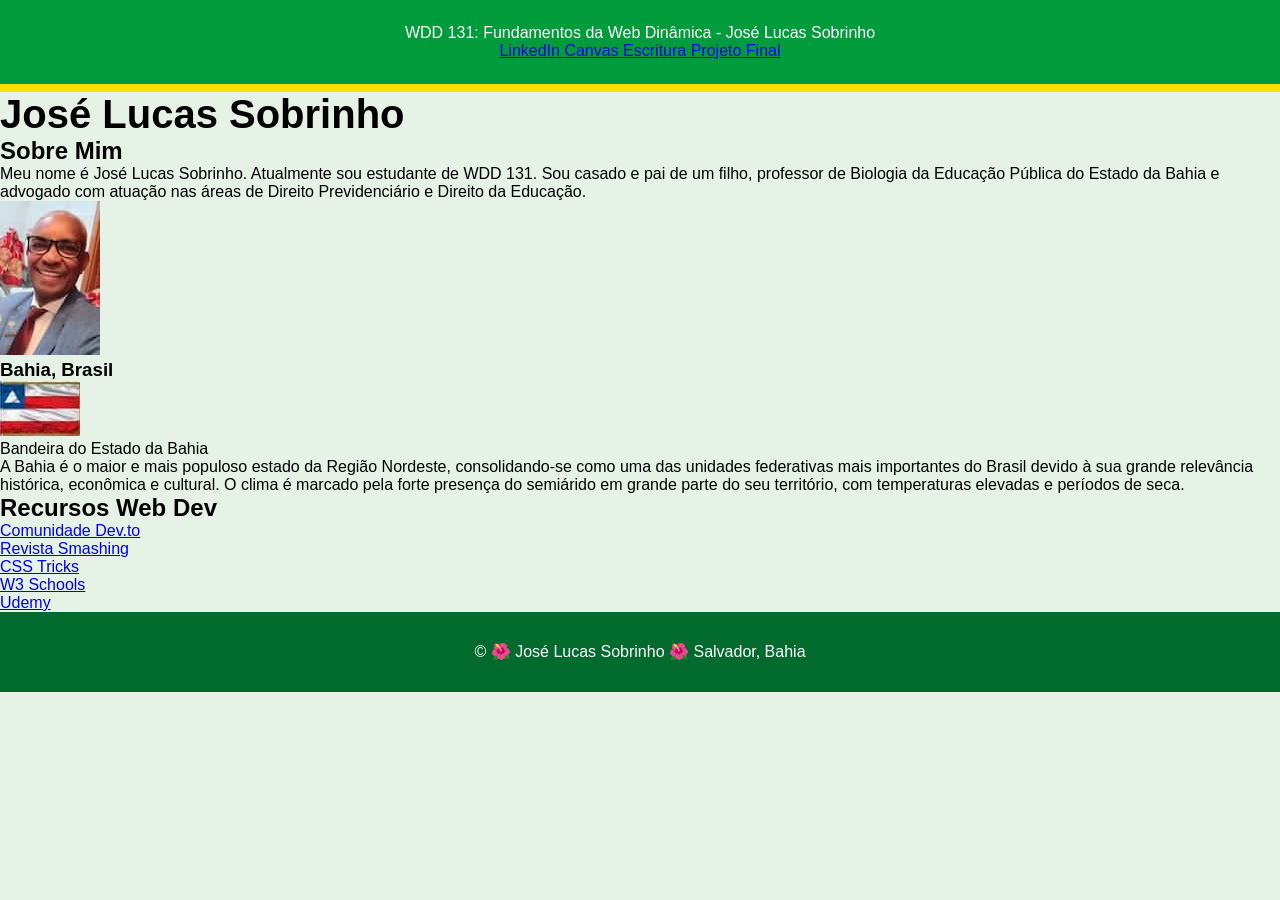
<file: index.html>
<!DOCTYPE html>
<html lang="pt-BR">

<head>
    <meta charset="UTF-8">
    <meta name="viewport" content="width=device-width, initial-scale=1.0">

    <title>WDD 131 - Fundamentos da Web Dinâmica - José Lucas Sobrinho</title>

    <meta
        name="description"
        content="WDD 131 - Fundamentos da Web Dinâmica - José Lucas Sobrinho, Página Inicial com atividades referentes à disciplina WDD 131."
    >

    <meta name="author" content="José Lucas Sobrinho">

    <!-- Google Fonts -->
    <link rel="preconnect" href="https://fonts.googleapis.com">
    <link rel="preconnect" href="https://fonts.gstatic.com" crossorigin>

    <link
        href="https://fonts.googleapis.com/css2?family=Roboto:wght@400;500;700&display=swap"
        rel="stylesheet"
    >

    <!-- CSS -->
   <link rel="stylesheet" href="styles/local.css">
    <script src="scripts/local.js" defer></script>
</head>

<body>

    <!-- CABEÇALHO -->
    <header>

        <span id="course-title">
            WDD 131: Fundamentos da Web Dinâmica - José Lucas Sobrinho
        </span>

        <nav>
            <a
                href="https://www.linkedin.com/in/josé-lucas-sobrinho-8272043b9/"
                target="_blank"
            >
                LinkedIn
            </a>

            <a
                href="https://byupw.instructure.com/"
                target="_blank"
            >
                Canvas
            </a>

            <a
                href="https://www.churchofjesuschrist.org/study/scriptures/bofm/1-ne/3?lang=por&id=p7#p7"
                target="_blank"
            >
                Escritura
            </a>

            <a href="#">
                Projeto Final
            </a>
        </nav>

    </header>


    <!-- CONTEÚDO PRINCIPAL -->
    <main>

        <h1>José Lucas Sobrinho</h1>

        <!-- IMPORTANTE:
             OS DOIS CARDS FICAM DENTRO DESTA MESMA DIV
        -->
        <div class="container-cards">

            <!-- CARD 1: SOBRE MIM -->
            <section class="card sobre-mim">

                <h2>Sobre Mim</h2>

                <div class="card-bloco-sobre">

                    <p>
                        Meu nome é José Lucas Sobrinho.
                        Atualmente sou estudante de WDD 131.
                        Sou casado e pai de um filho, professor de Biologia
                        da Educação Pública do Estado da Bahia e advogado
                        com atuação nas áreas de Direito Previdenciário
                        e Direito da Educação.
                    </p>

                    <img
                        src="imagens/meu-perfil.jpg"
                        alt="Foto de José Lucas Sobrinho"
                        class="foto-perfil"
                    >

                </div>


                <!-- SUBSEÇÃO BAHIA -->
                <div class="subsecao-salvador">

                    <h3>Bahia, Brasil</h3>

                    <div class="salvador-conteudo">

                        <figure>

                            <img
                               
                     src="imagens/bahia-brasil.jpg"
                     alt="Bandeira do Estado da Bahia"
>
                            

                            <figcaption>
                                Bandeira do Estado da Bahia
                            </figcaption>

                        </figure>

                        <p>
                            A Bahia é o maior e mais populoso estado da
                            Região Nordeste, consolidando-se como uma das
                            unidades federativas mais importantes do Brasil
                            devido à sua grande relevância histórica, 
                            econômica e cultural. O clima é marcado pela
                            forte presença do semiárido em grande parte
                            do seu território, com temperaturas elevadas
                            e períodos de seca.
                        </p>

                    </div>

                </div>

            </section>


            <!-- CARD 2: RECURSOS WEB DEV -->
            <section class="card recursos">

                <h2>Recursos Web Dev</h2>

                <div class="lista-recursos">

                    <ul>

                        <li>
                            <a
                                href="https://dev.to/"
                                target="_blank"
                            >
                                Comunidade Dev.to
                            </a>
                        </li>

                        <li>
                            <a
                                href="https://www.smashingmagazine.com/"
                                target="_blank"
                            >
                                Revista Smashing
                            </a>
                        </li>

                        <li>
                            <a
                                href="https://css-tricks.com/"
                                target="_blank"
                            >
                                CSS Tricks
                            </a>
                        </li>

                        <li>
                            <a
                                href="https://www.w3schools.com/"
                                target="_blank"
                            >
                                W3 Schools
                            </a>
                        </li>

                        <li>
                            <a
                                href="https://www.udemy.com/"
                                target="_blank"
                            >
                                Udemy
                            </a>
                        </li>

                    </ul>

                </div>

            </section>

        </div>
        <!-- FIM DA container-cards -->

    </main>


    <!-- RODAPÉ -->
    <footer>

        <p>
            &copy;
            <span id="ano-atual"></span>
            🌺 José Lucas Sobrinho 🌺
            Salvador, Bahia
        </p>

        <p id="ultima-modificacao"></p>

    </footer>

</body>

</html>
</file>
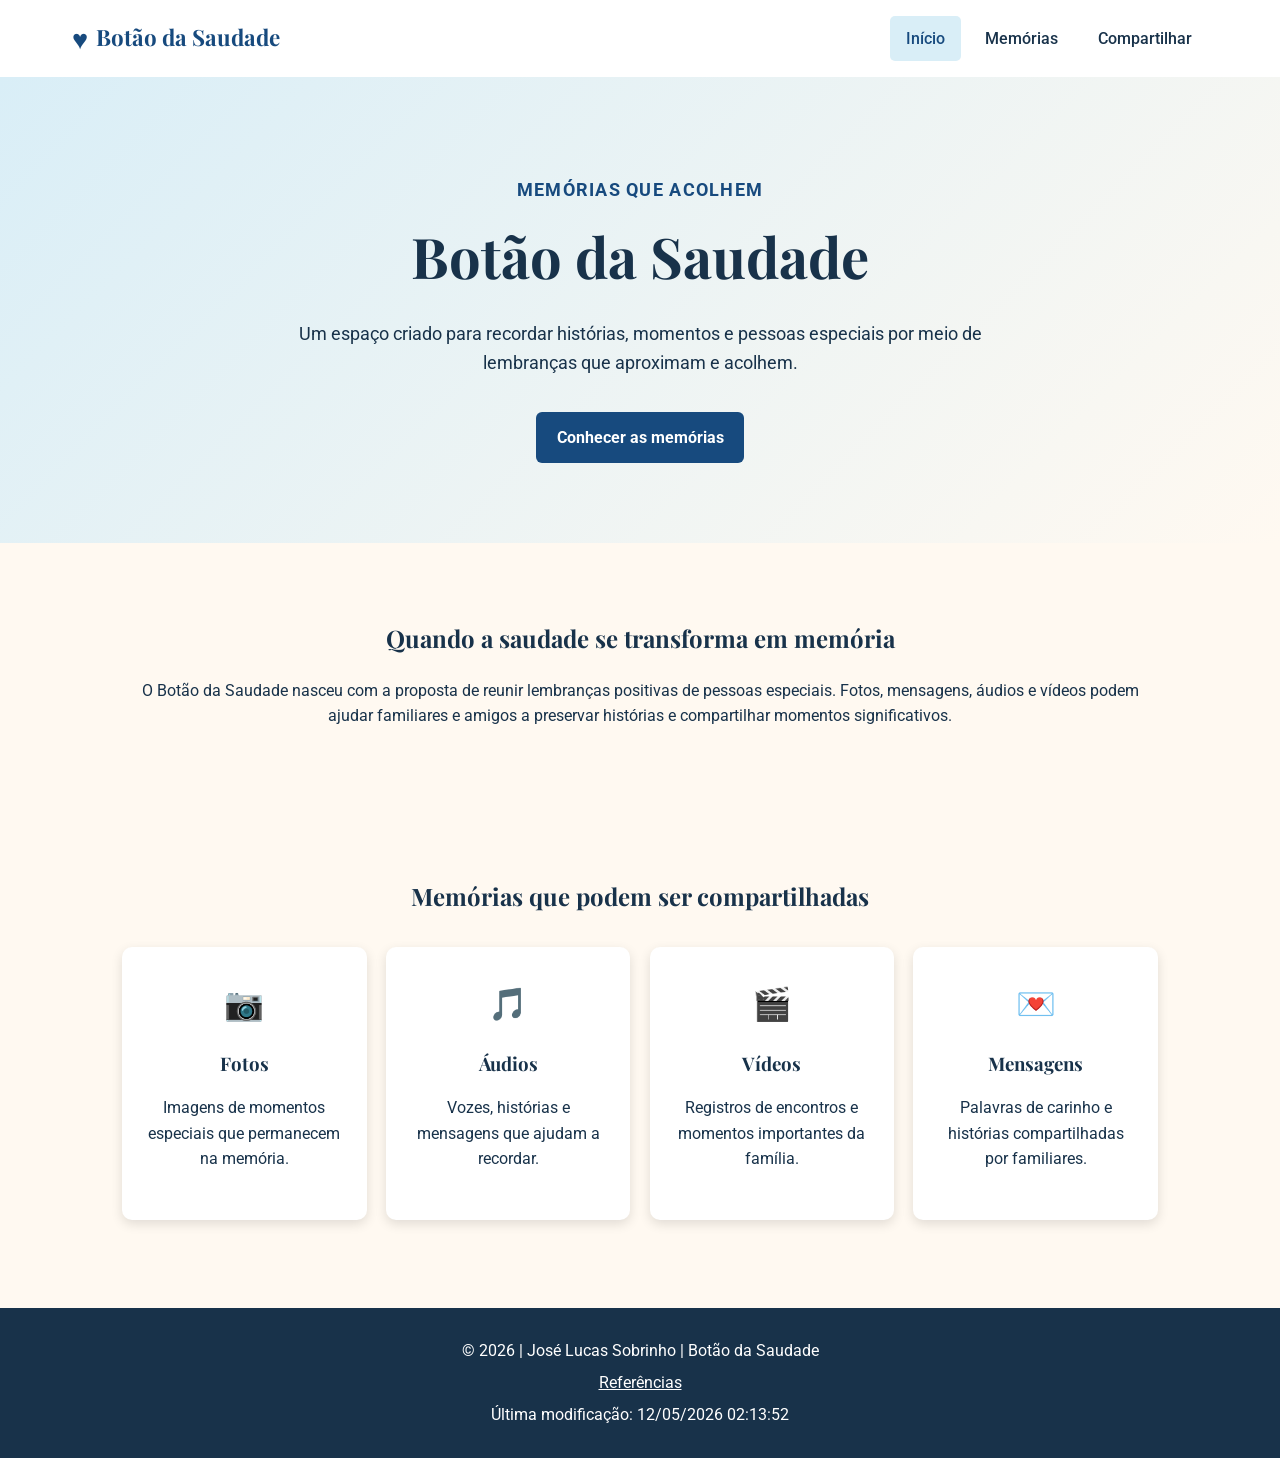
<file: projeto/index.html>
<!DOCTYPE html>
<html lang="pt-BR">

<head>
    <meta charset="UTF-8">
    <meta name="viewport" content="width=device-width, initial-scale=1.0">

    <meta name="description"
        content="Botão da Saudade — um espaço para preservar e compartilhar memórias que acolhem.">
    <meta name="author" content="José Lucas Sobrinho">

    <title>Botão da Saudade | Memórias que Acolhem</title>

    <link rel="stylesheet" href="styles/botao-saudade.css">
    <link rel="stylesheet" href="styles/botao-saudade-large.css">

    <script src="scripts/botao-saudade.js" defer></script>
</head>

<body>
<header>
    <div class="cabecalho">
        <a href="index.html" class="marca">
            <span class="simbolo">♥</span>
            <span>Botão da Saudade</span>
        </a>

        <button id="menu" aria-label="Abrir menu de navegação"></button>

        <nav id="navegacao">
            <a href="index.html" class="ativo">Início</a>
            <a href="memorias.html">Memórias</a>
            <a href="compartilhar.html">Compartilhar</a>
        </nav>
    </div>
</header>
<main>
    <section class="hero">
        <div class="hero-conteudo">
            <p class="destaque">Memórias que acolhem</p>

            <h1>Botão da Saudade</h1>

            <p>
                Um espaço criado para recordar histórias, momentos e pessoas
                especiais por meio de lembranças que aproximam e acolhem.
            </p>

            <a href="memorias.html" class="botao-principal">
                Conhecer as memórias
            </a>
        </div>
    </section>

    <section class="sobre">
        <h2>Quando a saudade se transforma em memória</h2>

        <p>
            O Botão da Saudade nasceu com a proposta de reunir lembranças
            positivas de pessoas especiais. Fotos, mensagens, áudios e vídeos
            podem ajudar familiares e amigos a preservar histórias e compartilhar
            momentos significativos.
        </p>
    </section>

    <section class="recursos">
        <h2>Memórias que podem ser compartilhadas</h2>

        <div class="cartoes">
            <article class="cartao">
                <span aria-hidden="true">📷</span>
                <h3>Fotos</h3>
                <p>Imagens de momentos especiais que permanecem na memória.</p>
            </article>

            <article class="cartao">
                <span aria-hidden="true">🎵</span>
                <h3>Áudios</h3>
                <p>Vozes, histórias e mensagens que ajudam a recordar.</p>
            </article>

            <article class="cartao">
                <span aria-hidden="true">🎬</span>
                <h3>Vídeos</h3>
                <p>Registros de encontros e momentos importantes da família.</p>
            </article>

            <article class="cartao">
                <span aria-hidden="true">💌</span>
                <h3>Mensagens</h3>
                <p>Palavras de carinho e histórias compartilhadas por familiares.</p>
            </article>
        </div>
    </section>
</main>
<footer>
    <div class="rodape">
        <p>
            &copy; <span id="anoAtual"></span>
            | José Lucas Sobrinho | Botão da Saudade
        </p>

        <p>
            <a href="referencias.html">Referências</a>
        </p>

        <p id="ultimaModificacao"></p>
    </div>
</footer>
</body>

</html>
</file>
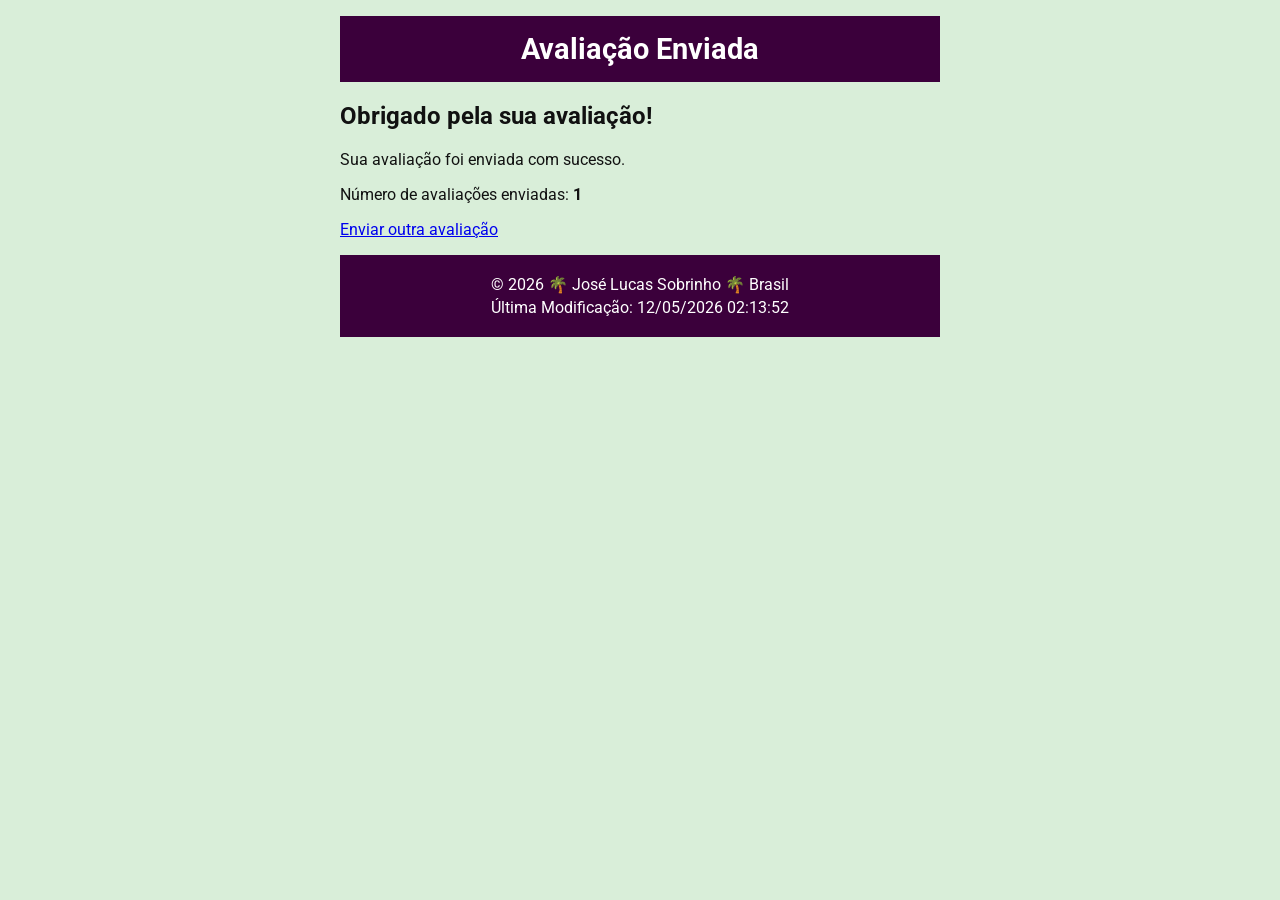
<file: avaliacao.html>
<!DOCTYPE html>
<html lang="pt-BR">

<head>
    <meta charset="UTF-8">
    <meta name="viewport" content="width=device-width, initial-scale=1.0">

    <meta name="description"
        content="Confirmação de avaliação de produto para a disciplina WDD 131.">
    <meta name="author" content="José Lucas Sobrinho">

    <title>Avaliação Enviada</title>

    <link rel="preconnect" href="https://fonts.googleapis.com">
    <link rel="preconnect" href="https://fonts.gstatic.com" crossorigin>

    <link
        href="https://fonts.googleapis.com/css2?family=Roboto:wght@400;700&display=swap"
        rel="stylesheet">

    <link rel="stylesheet" href="estilos/formulario.css">

    <script src="scripts/avaliacao.js" defer></script>
</head>

<body>

    <header>
        <h1>Avaliação Enviada</h1>
    </header>

    <main>
        <section class="confirmacao">
            <h2>Obrigado pela sua avaliação!</h2>

            <p>Sua avaliação foi enviada com sucesso.</p>

            <p>
                Número de avaliações enviadas:
                <strong id="contadorAvaliacoes"></strong>
            </p>

            <a href="formulario.html">Enviar outra avaliação</a>
        </section>
    </main>

    <footer>
        <p>
            &copy; <span id="anoAtual"></span>
            🌴 José Lucas Sobrinho 🌴 Brasil
        </p>

        <p id="ultimaModificacao"></p>
    </footer>

</body>

</html>
</file>
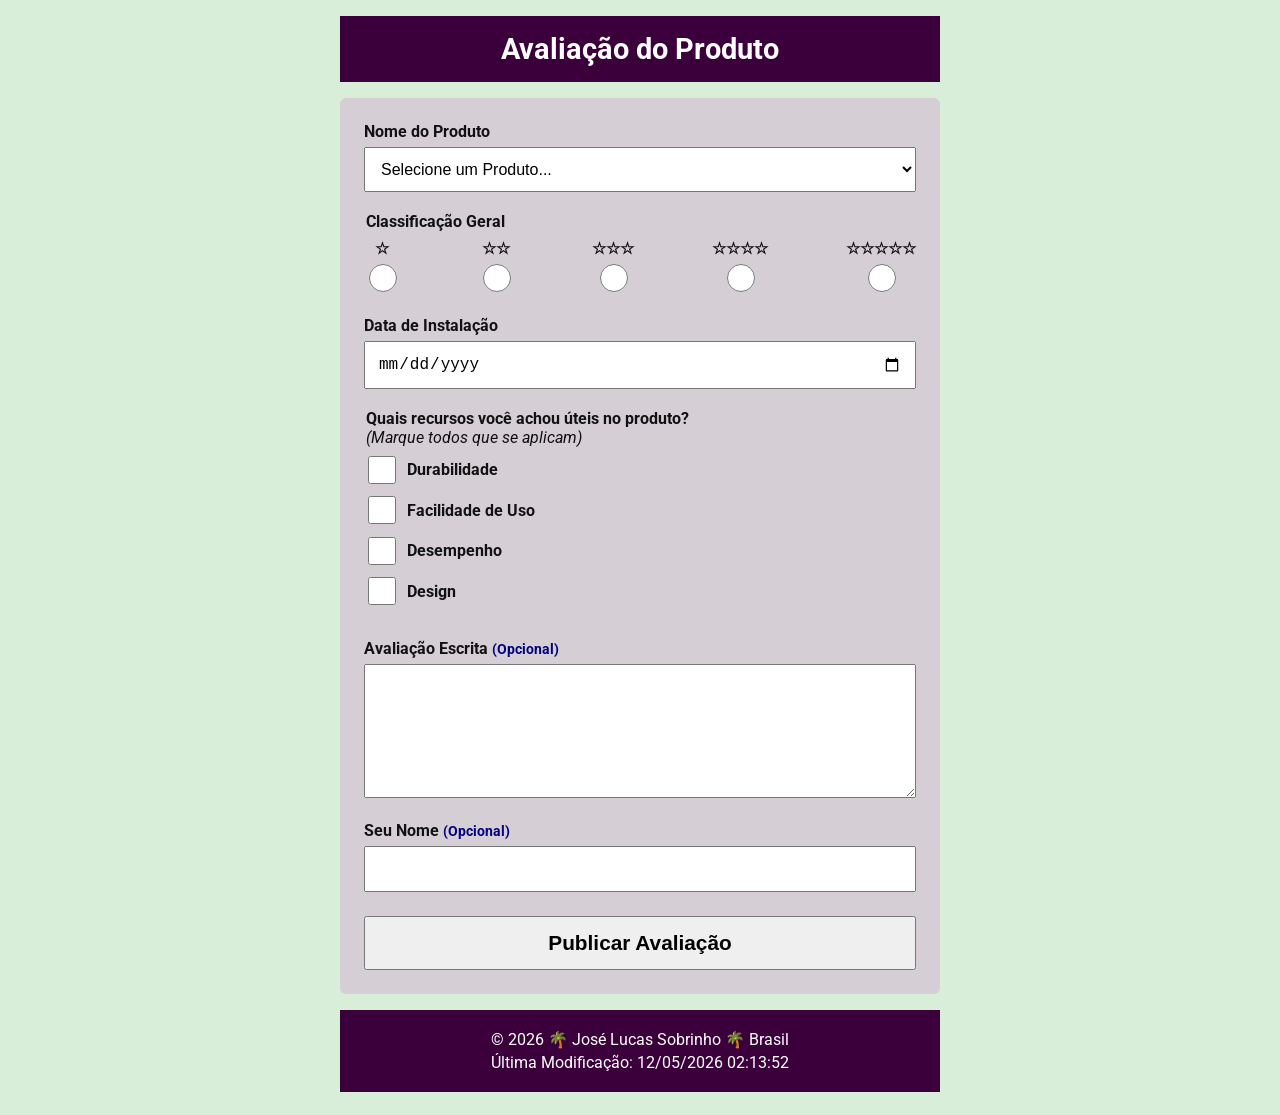
<file: formulario.html>
<!DOCTYPE html>
<html lang="pt-BR">

<head>
    <meta charset="UTF-8">
    <meta name="viewport" content="width=device-width, initial-scale=1.0">

    <meta
        name="description"
        content="Formulário de Avaliação de Produtos desenvolvido  por José Lucas Sobrinho para a disciplina WDD 131."
    >
    <meta name="author" content="José Lucas Sobrinho">

    <title>Avaliação do Produto</title>

    <link rel="preconnect" href="https://fonts.googleapis.com">
    <link rel="preconnect" href="https://fonts.gstatic.com" crossorigin>

    <link
        href="https://fonts.googleapis.com/css2?family=Roboto:wght@400;700&display=swap"
        rel="stylesheet"
    >
<link rel="stylesheet" href="estilos/formulario.css">
<script src="scripts/formulario.js" defer></script>
</head>

    <body>

    <header>
        <h1>Avaliação do Produto</h1>

    </header>

<main>
<form method="get" action="avaliacao.html">
<label for="produto">Nome do Produto</label>

<select id="produto" name="produto" required>
    <option value="" disabled selected>Selecione um Produto...</option>
</select>

<fieldset class="classificacao">
    <legend>Classificação Geral</legend>

    <div class="opcoes-classificacao">
        <label for="estrela1">
            ☆
            <input type="radio" id="estrela1"
                   name="classificacao" value="1" required>
        </label>

        <label for="estrela2">
            ☆☆
            <input type="radio" id="estrela2"
                   name="classificacao" value="2" required>
        </label>

        <label for="estrela3">
            ☆☆☆
            <input type="radio" id="estrela3"
                   name="classificacao" value="3" required>
        </label>

        <label for="estrela4">
            ☆☆☆☆
            <input type="radio" id="estrela4"
                   name="classificacao" value="4" required>
        </label>

        <label for="estrela5">
            ☆☆☆☆☆
            <input type="radio" id="estrela5"
                   name="classificacao" value="5" required>
        </label>
    </div>
</fieldset>

<div class="campo-data">
    <label for="dataInstalacao">Data de Instalação</label>
    <input
        type="date"
        id="dataInstalacao"
        name="dataInstalacao"
        required
    >
</div>
<fieldset class="recursos">
    <legend>
        Quais recursos você achou úteis no produto?
        <span>(Marque todos que se aplicam)</span>
    </legend>

    <label for="durabilidade">
        <input
            type="checkbox"
            id="durabilidade"
            name="recursos"
            value="durabilidade"
        >
        Durabilidade
    </label>

    <label for="facilidade">
        <input
            type="checkbox"
            id="facilidade"
            name="recursos"
            value="facilidade-de-uso"
        >
        Facilidade de Uso
    </label>

    <label for="desempenho">
        <input
            type="checkbox"
            id="desempenho"
            name="recursos"
            value="desempenho"
        >
        Desempenho
    </label>

    <label for="design">
        <input
            type="checkbox"
            id="design"
            name="recursos"
            value="design"
        >
        Design
    </label>                            
</fieldset>

<div class="campo-avaliacao">
    <label for="avaliacao">
        Avaliação Escrita <span>(Opcional)</span>
    </label>

    <textarea
        id="avaliacao"
        name="avaliacao"
        rows="6"
    ></textarea>
</div>
<div class="campo-nome">
    <label for="nome">
        Seu Nome <span>(Opcional)</span>
    </label>

    <input
        type="text"
        id="nome"
        name="nome"
    >
</div>

<input
    type="submit"
    value="Publicar Avaliação"
>

    </form>
</main>
    <footer>
        <p>
            &copy; <span id="anoAtual"></span>
            🌴 José Lucas Sobrinho 🌴 Brasil
        </p>

        <p id="ultimaModificacao"></p>
    </footer>

</body>

</html>
</file>
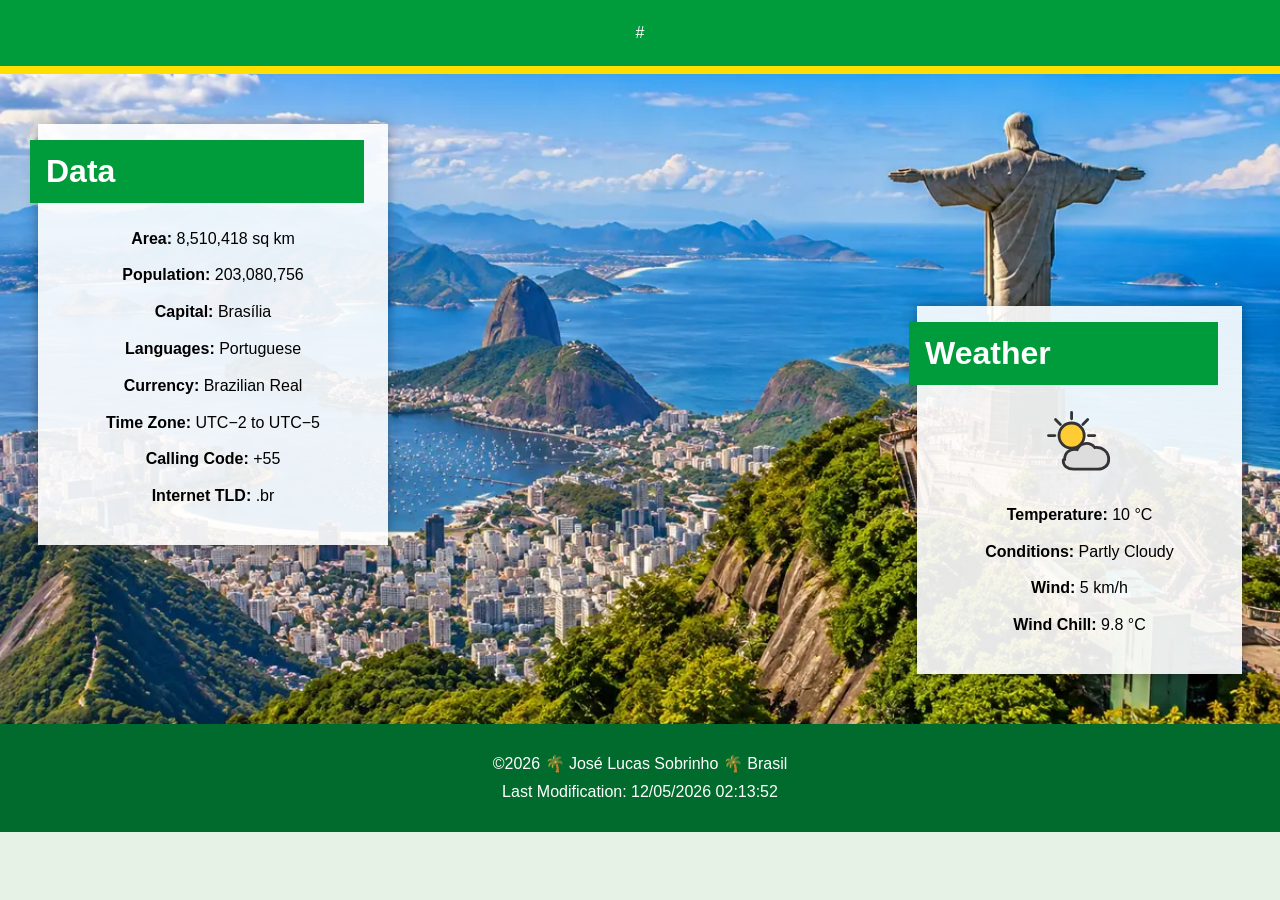
<file: local.html>
<!DOCTYPE html>
<html lang="pt-BR">

<head>
    <meta charset="UTF-8">
    <meta name="viewport" content="width=device-width, initial-scale=1.0">

    <meta name="description"
        content="Informações sobre o Brasil, incluindo dados geográficos e condições climáticas.">

    <meta name="author" content="José Lucas Sobrinho">

    <title>Brasil | WDD 131</title>

<link rel="stylesheet" href="estilos/local.css">
<script src="scripts/local.js" defer></script>
</head>

<body>
   


    <header>
        #
    </header>

    <main>
        <div class="hero">

            <picture>
                <source
                    media="(min-width: 768px)"
                    srcset="imagens/cristo-large.webp">

                <img
    src="imagens/cristo-small.webp"
    alt="Paisagem do Brasil com o Cristo Redentor"
    width="600"
    height="800">
            </picture>

            <section class="data">
                <h2>Data</h2>

                <p><strong>Area:</strong> 8,510,418 sq km</p>
                <p><strong>Population:</strong> 203,080,756</p>
                <p><strong>Capital:</strong> Brasília</p>
                <p><strong>Languages:</strong> Portuguese</p>
                <p><strong>Currency:</strong> Brazilian Real</p>
                <p><strong>Time Zone:</strong> UTC−2 to UTC−5</p>
                <p><strong>Calling Code:</strong> +55</p>
                <p><strong>Internet TLD:</strong> .br</p>
            </section>

            <section class="weather">
                <h2>Weather</h2>

                <img
                    src="imagens/weather.svg"
                    alt="Ícone de tempo parcialmente nublado"
                    class="weather-icon"
                    width="80"
                    height="80">

                <p>
                    <strong>Temperature:</strong>
                    <span id="temperature">10</span> °C
                </p>

                <p>
                    <strong>Conditions:</strong>
                    Partly Cloudy
                </p>

                <p>
                    <strong>Wind:</strong>
                    <span id="wind-speed">5</span> km/h
                </p>

                <p>
                    <strong>Wind Chill:</strong>
                    <span id="wind-chill"></span>
                </p>
            </section>

        </div>
    </main>

    <footer>
        <p>
            &copy;<span id="currentyear"></span>
            🌴 José Lucas Sobrinho 🌴 Brasil
        </p>

        <p id="lastModified"></p>
    </footer>

</body>
</html>
</file>
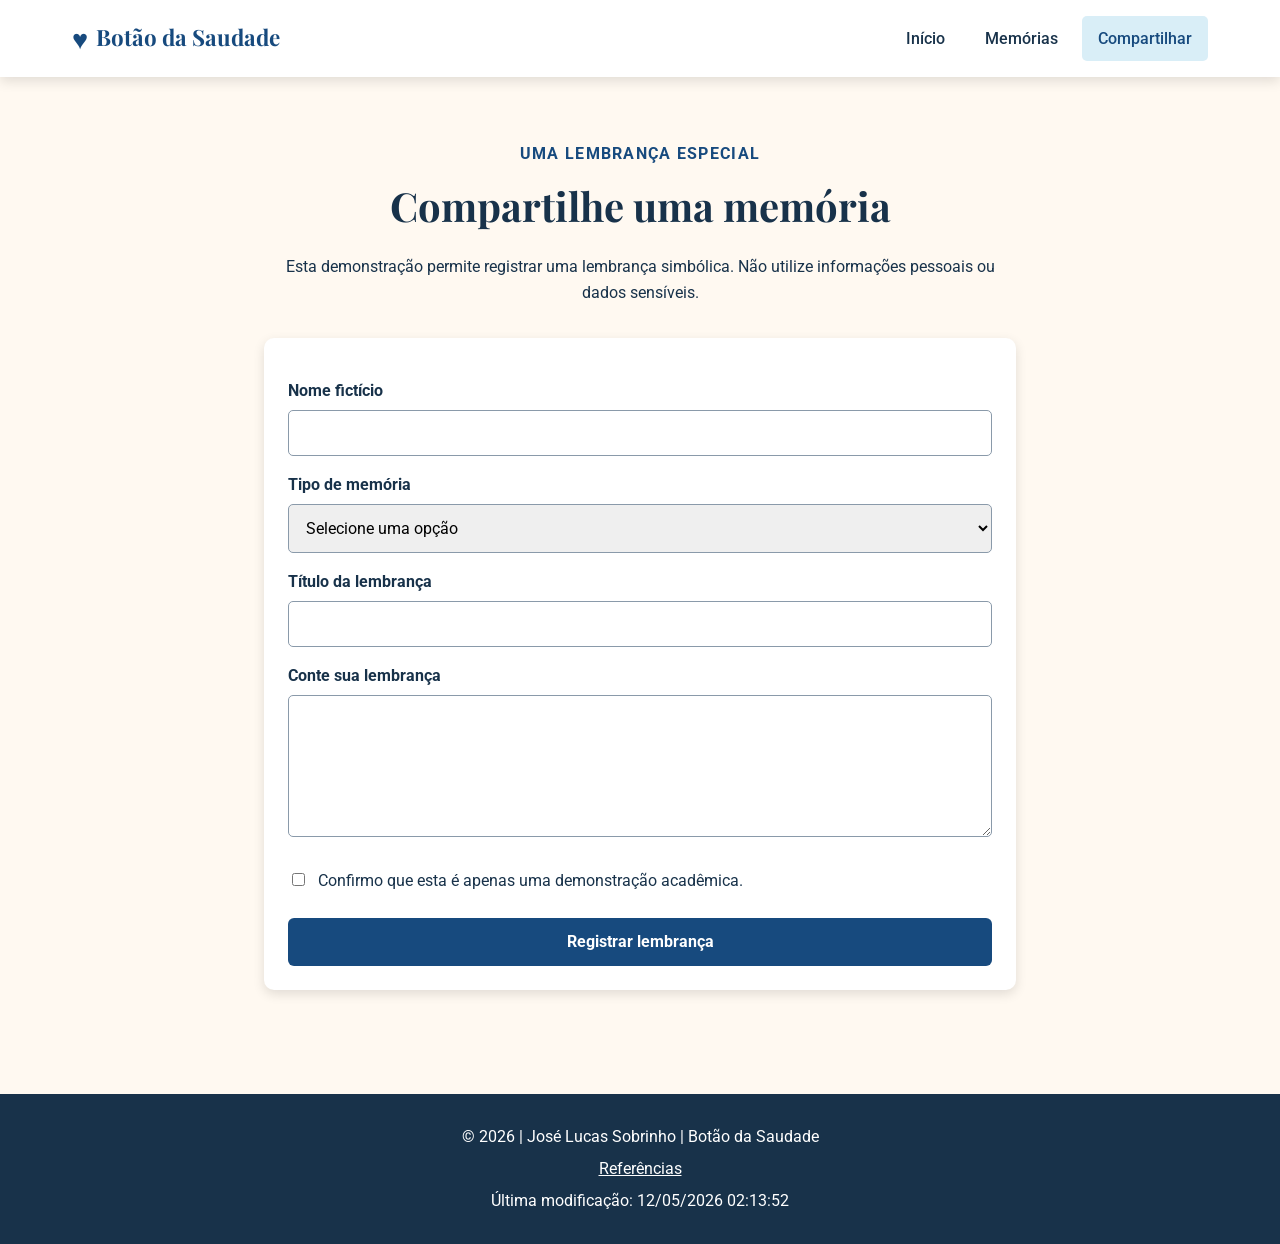
<file: projeto/compartilhar.html>
<!DOCTYPE html>
<html lang="pt-BR">

<head>
    <meta charset="UTF-8">
    <meta name="viewport" content="width=device-width, initial-scale=1.0">

    <meta name="description"
        content="Compartilhe uma lembrança demonstrativa no projeto Botão da Saudade.">
    <meta name="author" content="José Lucas Sobrinho">

    <title>Compartilhar | Botão da Saudade</title>

    <link rel="stylesheet" href="styles/botao-saudade.css">
    <link rel="stylesheet" href="styles/botao-saudade-large.css">

    <script src="scripts/botao-saudade.js" defer></script>
</head>

<body>

    <header>
        <div class="cabecalho">
            <a href="index.html" class="marca">
                <span class="simbolo">♥</span>
                <span>Botão da Saudade</span>
            </a>

            <button id="menu" aria-label="Abrir menu de navegação"></button>

            <nav id="navegacao">
                <a href="index.html">Início</a>
                <a href="memorias.html">Memórias</a>
                <a href="compartilhar.html" class="ativo">Compartilhar</a>
            </nav>
        </div>
    </header>

    <main>
        <section class="pagina-compartilhar">

            <div class="introducao-compartilhar">
                <p class="destaque">Uma lembrança especial</p>
                <h1>Compartilhe uma memória</h1>

                <p>
                    Esta demonstração permite registrar uma lembrança simbólica.
                    Não utilize informações pessoais ou dados sensíveis.
                </p>
            </div>

            <form id="form-memoria">
<label for="nome">Nome fictício</label>
<input type="text" id="nome" name="nome" required autocomplete="off">
                <label for="tipoMemoria">
                    Tipo de memória
                </label>
                <select id="tipoMemoria" name="tipoMemoria" required>
                    <option value="" disabled selected>Selecione uma opção</option>
                    <option value="foto">Foto</option>
                    <option value="audio">Áudio</option>
                    <option value="video">Vídeo</option>
                    <option value="mensagem">Mensagem</option>
                </select>

                <label for="tituloMemoria">
                    Título da lembrança
                </label>
                <input
                    type="text"
                    id="tituloMemoria"
                    name="tituloMemoria"
                    required>

                <label for="mensagemMemoria">
                    Conte sua lembrança
                </label>
                <textarea
                    id="mensagemMemoria"
                    name="mensagemMemoria"
                    rows="6"
                    required></textarea>

                <label class="consentimento">
                    <input
                        type="checkbox"
                        id="confirmacao"
                        name="confirmacao"
                        required>
                    Confirmo que esta é apenas uma demonstração acadêmica.
                </label>

                <button type="submit" class="botao-enviar">
                    Registrar lembrança
                </button>
            </form>

            <div id="mensagem-formulario" aria-live="polite"></div>

        </section>
    </main>

    <footer>
        <div class="rodape">
            <p>
                &copy; <span id="anoAtual"></span>
                | José Lucas Sobrinho | Botão da Saudade
            </p>

            <p>
                <a href="referencias.html">Referências</a>
            </p>

            <p id="ultimaModificacao"></p>
        </div>
    </footer>

</body>

</html>
</file>
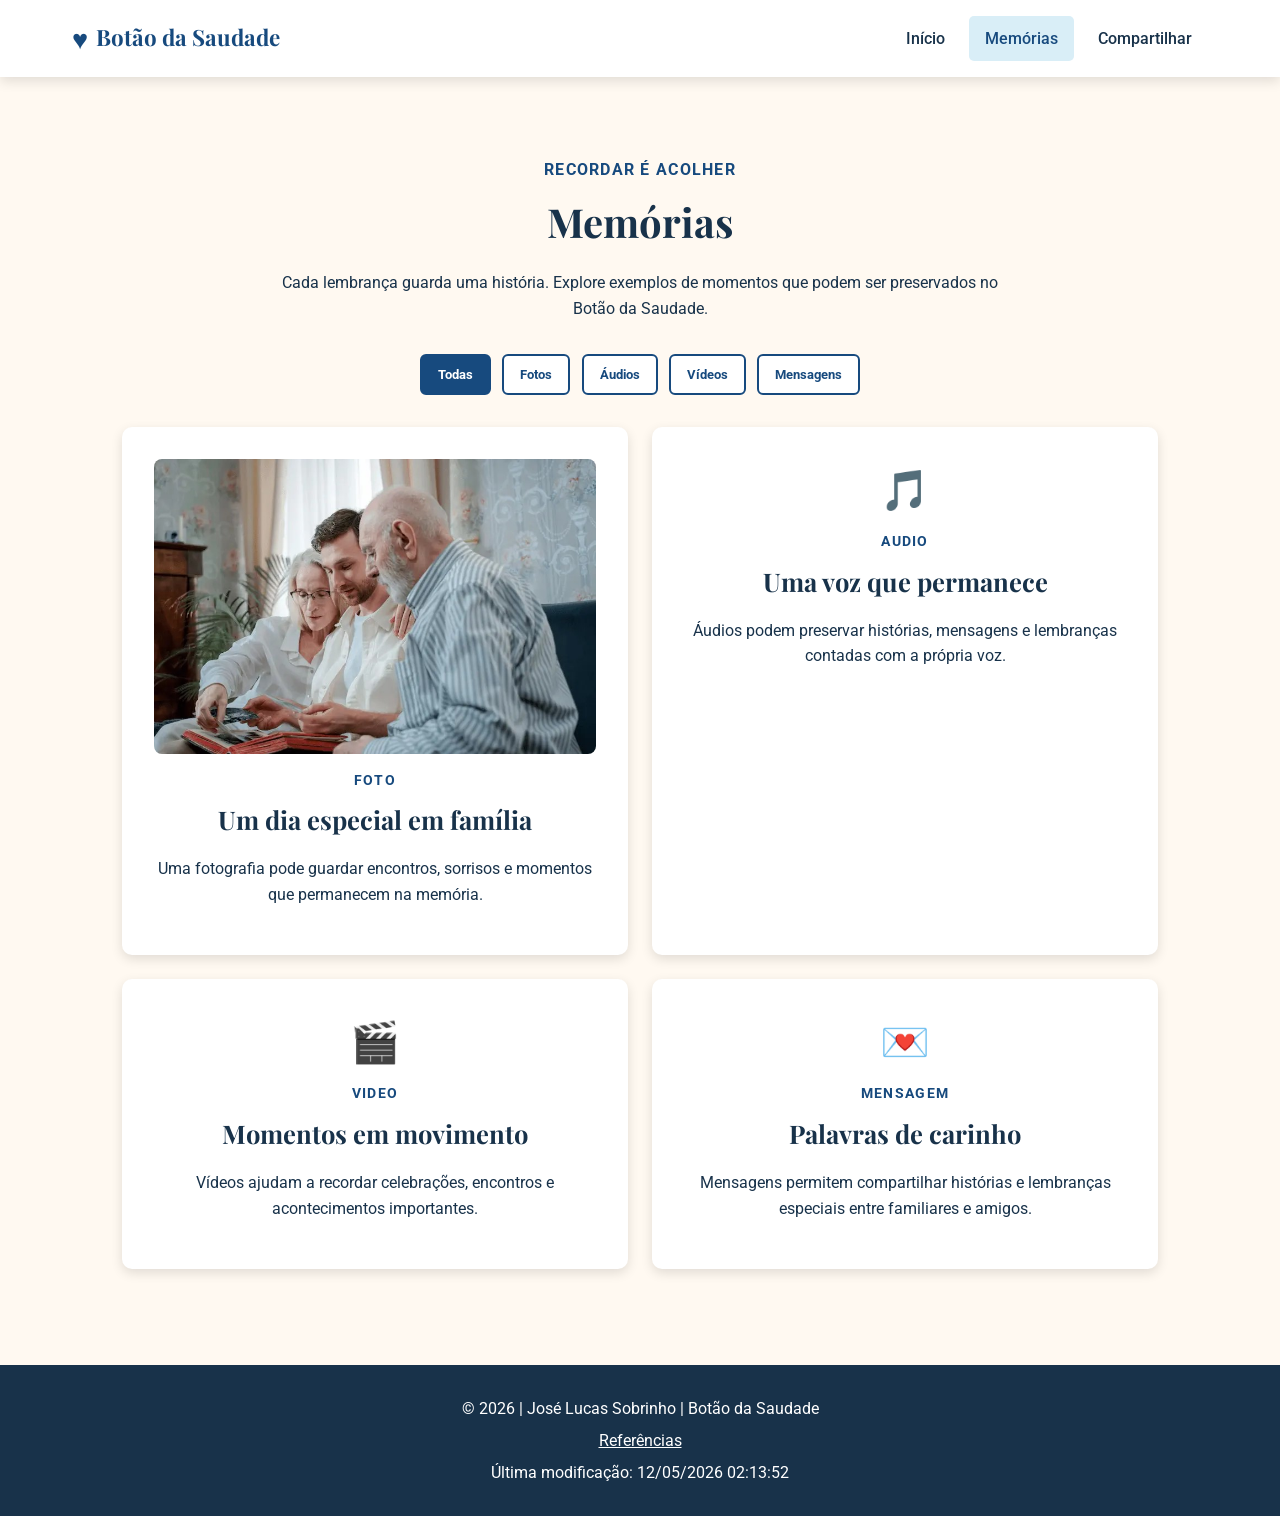
<file: projeto/memorias.html>
<!DOCTYPE html>
<html lang="pt-BR">

<head>
    <meta charset="UTF-8">
    <meta name="viewport" content="width=device-width, initial-scale=1.0">

    <meta name="description"
        content="Memórias do projeto Botão da Saudade, reunindo fotos, áudios, vídeos e mensagens.">
    <meta name="author" content="José Lucas Sobrinho">

    <title>Memórias | Botão da Saudade</title>

    <link rel="stylesheet" href="styles/botao-saudade.css">
    <link rel="stylesheet" href="styles/botao-saudade-large.css">

    <script src="scripts/botao-saudade.js" defer></script>
</head>

<body>

    <header>
        <div class="cabecalho">
            <a href="index.html" class="marca">
                <span class="simbolo">♥</span>
                <span>Botão da Saudade</span>
            </a>

            <button id="menu" aria-label="Abrir menu de navegação"></button>

            <nav id="navegacao">
                <a href="index.html">Início</a>
                <a href="memorias.html" class="ativo">Memórias</a>
                <a href="compartilhar.html">Compartilhar</a>
            </nav>
        </div>
    </header>

    <main>
        <section class="pagina-memorias">
            <div class="introducao-memorias">
                <p class="destaque">Recordar é acolher</p>
                <h1>Memórias</h1>

                <p>
                    Cada lembrança guarda uma história. Explore exemplos de
                    momentos que podem ser preservados no Botão da Saudade.
                </p>
            </div>

            <div class="filtros">
                <button type="button" data-filtro="todos" class="filtro-ativo">
                    Todas
                </button>

                <button type="button" data-filtro="foto">
                    Fotos
                </button>

                <button type="button" data-filtro="audio">
                    Áudios
                </button>

                <button type="button" data-filtro="video">
                    Vídeos
                </button>

                <button type="button" data-filtro="mensagem">
                    Mensagens
                </button>
            </div>

            <div id="lista-memorias" class="lista-memorias"></div>
        </section>
    </main>

    <footer>
        <div class="rodape">
            <p>
                &copy; <span id="anoAtual"></span>
                | José Lucas Sobrinho | Botão da Saudade
            </p>

            <p>
                <a href="referencias.html">Referências</a>
            </p>

            <p id="ultimaModificacao"></p>
        </div>
    </footer>

</body>

</html>
</file>
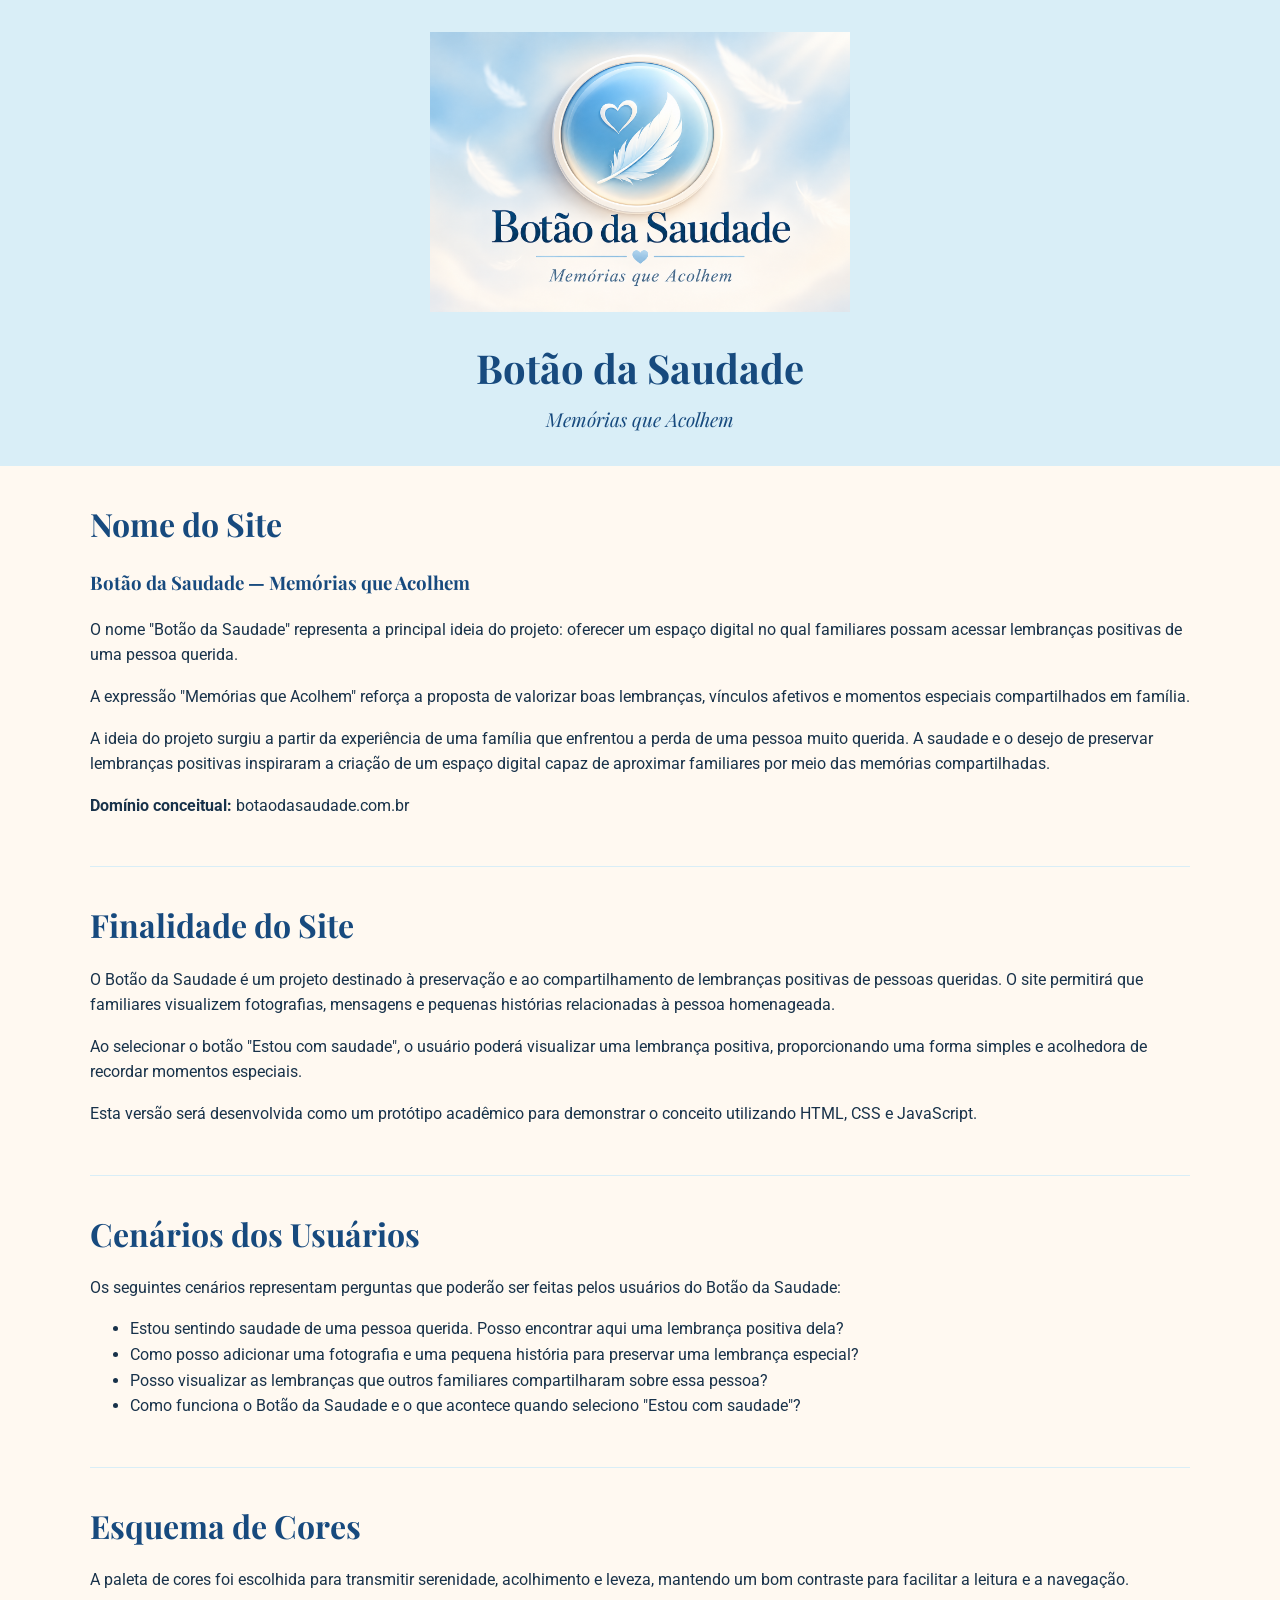
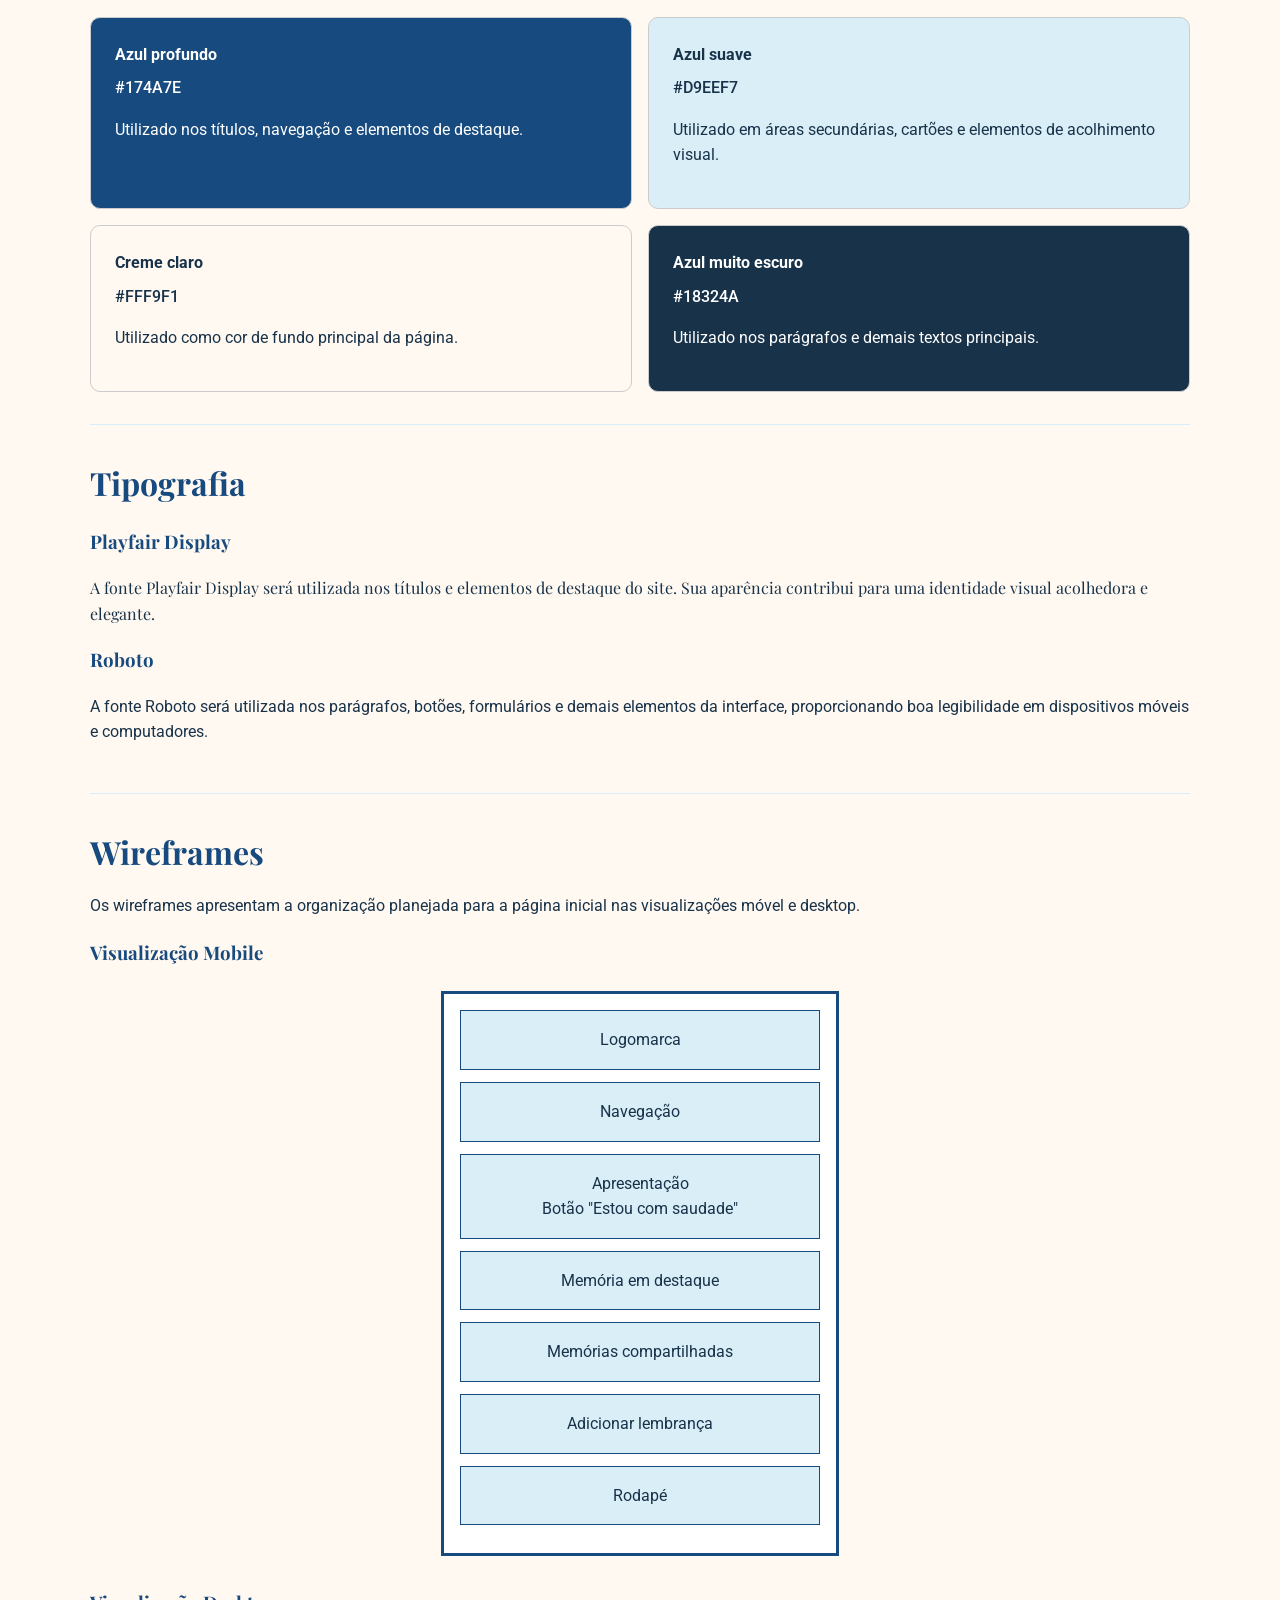
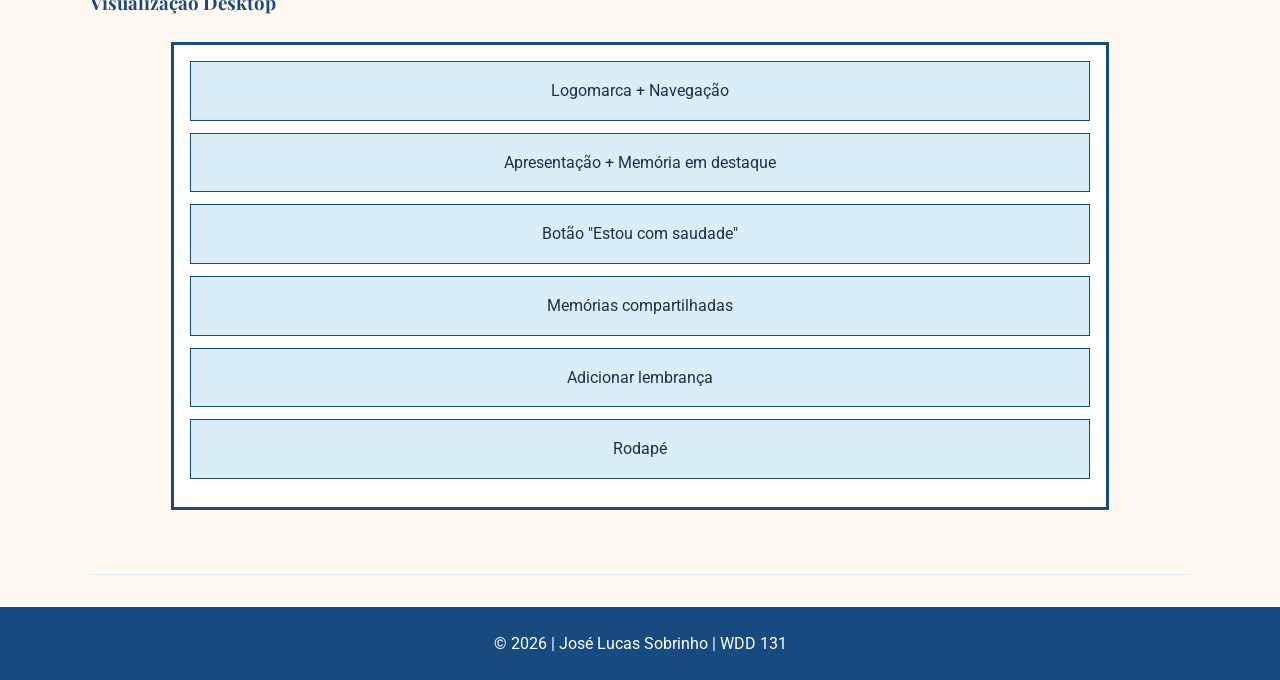
<file: projeto/planejamentodosite.html>
<!DOCTYPE html>
<html lang="pt-BR">
<head>
    <meta charset="UTF-8">
    <meta name="viewport" content="width=device-width, initial-scale=1.0">
    <meta name="description"
        content="Planejamento do site Botão da Saudade - Memórias que Acolhem. Projeto da disciplina WDD 131.">
    <meta name="author" content="José Lucas Sobrinho">

    <title>Planejamento do Site | Botão da Saudade</title>

    <link rel="stylesheet" href="../styles/planejamento.css">
</head>

<body>

<header>
<img src="../imagens/logo-botao-saudade.png"
     alt="Logomarca do Botão da Saudade">

    <h1>Botão da Saudade</h1>

    <p>Memórias que Acolhem</p>
</header>

<main>

<section>
    <h2>Nome do Site</h2>

    <h3>Botão da Saudade — Memórias que Acolhem</h3>

    <p>
        O nome "Botão da Saudade" representa a principal ideia do projeto:
        oferecer um espaço digital no qual familiares possam acessar
        lembranças positivas de uma pessoa querida.
    </p>

    <p>
        A expressão "Memórias que Acolhem" reforça a proposta de valorizar
        boas lembranças, vínculos afetivos e momentos especiais
        compartilhados em família.
    </p>
<p>
    A ideia do projeto surgiu a partir da experiência de uma família
    que enfrentou a perda de uma pessoa muito querida. A saudade e o
    desejo de preservar lembranças positivas inspiraram a criação de
    um espaço digital capaz de aproximar familiares por meio das
    memórias compartilhadas.
</p>
    <p>
        <strong>Domínio conceitual:</strong> botaodasaudade.com.br
    </p>
</section>
<section>
    <h2>Finalidade do Site</h2>

    <p>
        O Botão da Saudade é um projeto destinado à preservação e ao
        compartilhamento de lembranças positivas de pessoas queridas.
        O site permitirá que familiares visualizem fotografias, mensagens
        e pequenas histórias relacionadas à pessoa homenageada.
    </p>

    <p>
        Ao selecionar o botão "Estou com saudade", o usuário poderá
        visualizar uma lembrança positiva, proporcionando uma forma
        simples e acolhedora de recordar momentos especiais.
    </p>

    <p>
        Esta versão será desenvolvida como um protótipo acadêmico para
        demonstrar o conceito utilizando HTML, CSS e JavaScript.
    </p>
</section>

<section>
    <h2>Cenários dos Usuários</h2>

    <p>
        Os seguintes cenários representam perguntas que poderão ser
        feitas pelos usuários do Botão da Saudade:
    </p>

    <ul>
        <li>
            Estou sentindo saudade de uma pessoa querida. Posso encontrar
            aqui uma lembrança positiva dela?
        </li>

        <li>
            Como posso adicionar uma fotografia e uma pequena história
            para preservar uma lembrança especial?
        </li>

        <li>
            Posso visualizar as lembranças que outros familiares
            compartilharam sobre essa pessoa?
        </li>

        <li>
            Como funciona o Botão da Saudade e o que acontece quando
            seleciono "Estou com saudade"?
        </li>
    </ul>
</section>   

<section>
    <h2>Esquema de Cores</h2>

    <p>
        A paleta de cores foi escolhida para transmitir serenidade,
        acolhimento e leveza, mantendo um bom contraste para facilitar
        a leitura e a navegação.
    </p>

    <div class="paleta">

        <div class="cor azul-profundo">
            <strong>Azul profundo</strong>
            <span>#174A7E</span>
            <p>
                Utilizado nos títulos, navegação e elementos de destaque.
            </p>
        </div>

        <div class="cor azul-suave">
            <strong>Azul suave</strong>
            <span>#D9EEF7</span>
            <p>
                Utilizado em áreas secundárias, cartões e elementos
                de acolhimento visual.
            </p>
        </div>

        <div class="cor creme">
            <strong>Creme claro</strong>
            <span>#FFF9F1</span>
            <p>
                Utilizado como cor de fundo principal da página.
            </p>
        </div>

        <div class="cor azul-escuro">
            <strong>Azul muito escuro</strong>
            <span>#18324A</span>
            <p>
                Utilizado nos parágrafos e demais textos principais.
            </p>
        </div>

    </div>
</section>
<section>
    <h2>Tipografia</h2>

    <div class="fonte-titulo">
        <h3>Playfair Display</h3>
        <p>
            A fonte Playfair Display será utilizada nos títulos e
            elementos de destaque do site. Sua aparência contribui
            para uma identidade visual acolhedora e elegante.
        </p>
    </div>

    <div class="fonte-corpo">
        <h3>Roboto</h3>
        <p>
            A fonte Roboto será utilizada nos parágrafos, botões,
            formulários e demais elementos da interface, proporcionando
            boa legibilidade em dispositivos móveis e computadores.
        </p>
    </div>
</section>

   <section>
    <h2>Wireframes</h2>

    <p>
        Os wireframes apresentam a organização planejada para a
        página inicial nas visualizações móvel e desktop.
    </p>

    <h3>Visualização Mobile</h3>

    <div class="wireframe mobile">
        <div>Logomarca</div>
        <div>Navegação</div>
        <div>
            Apresentação<br>
            Botão "Estou com saudade"
        </div>
        <div>Memória em destaque</div>
        <div>Memórias compartilhadas</div>
        <div>Adicionar lembrança</div>
        <div>Rodapé</div>
    </div>

    <h3>Visualização Desktop</h3>

    <div class="wireframe desktop">
        <div>Logomarca + Navegação</div>
        <div>Apresentação + Memória em destaque</div>
        <div>Botão "Estou com saudade"</div>
        <div>Memórias compartilhadas</div>
        <div>Adicionar lembrança</div>
        <div>Rodapé</div>
    </div>
</section>
</main>
<footer>
    <p>
        &copy; 2026 | José Lucas Sobrinho | WDD 131
    </p>
</footer>
</body>
</html>
</file>
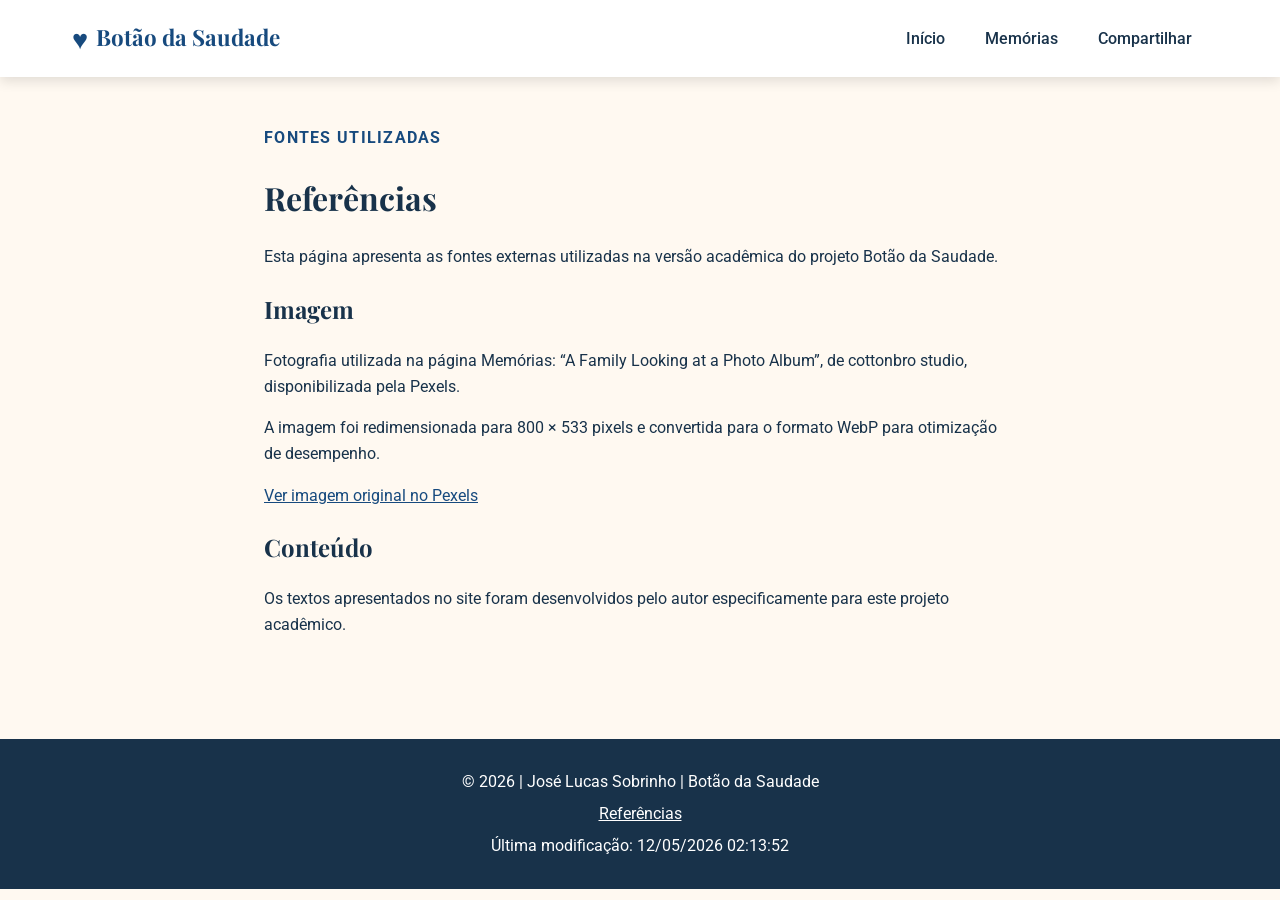
<file: projeto/referencias.html>
<!DOCTYPE html>
<html lang="pt-BR">

<head>
    <meta charset="UTF-8">
    <meta name="viewport" content="width=device-width, initial-scale=1.0">

    <meta name="description"
        content="Referências utilizadas no projeto acadêmico Botão da Saudade.">

    <meta name="author" content="José Lucas Sobrinho">

    <title>Referências | Botão da Saudade</title>

    <link rel="stylesheet" href="styles/botao-saudade.css">
    <link rel="stylesheet" href="styles/botao-saudade-large.css">

    <script src="scripts/botao-saudade.js" defer></script>
</head>

<body>

    <header>
        <div class="cabecalho">

            <a href="index.html" class="marca">
                <span class="simbolo">♥</span>
                <span>Botão da Saudade</span>
            </a>

            <button id="menu" aria-label="Abrir menu de navegação"></button>

            <nav id="navegacao">
                <a href="index.html">Início</a>
                <a href="memorias.html">Memórias</a>
                <a href="compartilhar.html">Compartilhar</a>
            </nav>

        </div>
    </header>

    <main class="pagina-referencias">

        <p class="destaque">Fontes utilizadas</p>

        <h1>Referências</h1>

        <p>
            Esta página apresenta as fontes externas utilizadas na versão
            acadêmica do projeto Botão da Saudade.
        </p>

        <section>
            <h2>Imagem</h2>

            <p>
                Fotografia utilizada na página Memórias:
                “A Family Looking at a Photo Album”, de cottonbro studio,
                disponibilizada pela Pexels.
            </p>

            <p>
                A imagem foi redimensionada para 800 × 533 pixels e convertida
                para o formato WebP para otimização de desempenho.
            </p>

            <p>
                <a href="https://www.pexels.com/photo/a-family-looking-at-a-photo-album-8848781/"
                    target="_blank"
                    rel="noopener noreferrer">
                    Ver imagem original no Pexels
                </a>
            </p>
        </section>

        <section>
            <h2>Conteúdo</h2>

            <p>
                Os textos apresentados no site foram desenvolvidos pelo autor
                especificamente para este projeto acadêmico.
            </p>
        </section>

    </main>

    <footer>
        <div class="rodape">

            <p>
                &copy; <span id="anoAtual"></span>
                | José Lucas Sobrinho | Botão da Saudade
            </p>

            <p>
                <a href="referencias.html">Referências</a>
            </p>

            <p id="ultimaModificacao"></p>

        </div>
    </footer>

</body>

</html>
</file>
<file: styles/local.css>
/* ==============================
   CONFIGURAÇÕES GERAIS
   ============================== */

* {
    margin: 0;
    padding: 0;
    box-sizing: border-box;
}

body {
    font-family: Arial, Helvetica, sans-serif;
    background-color: #e6f2e6;
    color: #000;
}

header,
main,
footer {
    width: 100%;
    max-width: 1500px;
    margin: 0 auto;
}


/* ==============================
   HEADER
   ============================== */

header {
    background-color: #009c3b;
    color: #fff;
    text-align: center;
    padding: 1.5rem;
    border-bottom: 8px solid #ffdf00;
}

h1 {
    font-size: 2.5rem;
}


/* ==============================
   IMAGEM PRINCIPAL
   ============================== */

.hero {
    background-color: #fff;
}

picture {
    display: block;
}

picture img {
    display: block;
    width: 100%;
    height: auto;
}


/* ==============================
   DATA E WEATHER
   MOBILE
   ============================== */

.data,
.weather {
    background-color: #fff;
    text-align: center;
    padding: 2rem 1rem;
    border-bottom: 1px solid #ccc;
}

.data h2,
.weather h2 {
    font-size: 2rem;
    margin-bottom: 1.5rem;
}

.data p,
.weather p {
    margin: 0.8rem 0;
    line-height: 1.5;
}

.data strong,
.weather strong {
    font-weight: 700;
}


/* ==============================
   WEATHER
   ============================== */

.weather-icon {
    display: block;
    width: 80px;
    height: 80px;
    margin: 1rem auto 1.5rem;
}


/* ==============================
   FOOTER
   ============================== */

footer {
    background-color: #006b2d;
    color: #fff;
    text-align: center;
    padding: 1.5rem 1rem;
    line-height: 1.5;
}

footer p,
footer span {
    color: #fff;
}

footer p {
    margin: 0.25rem 0;
}


/* ==============================
   DESKTOP
   ============================== */

@media screen and (min-width: 768px) {

    .hero {
        position: relative;
        min-height: 650px;
        overflow: hidden;
    }

    picture img {
        width: 100%;
        height: 650px;
        object-fit: cover;
    }

    .data,
    .weather {
        position: absolute;
        background-color: rgba(255, 255, 255, 0.90);
        border: none;
        box-shadow: 0 0 12px rgba(0, 0, 0, 0.35);
        padding: 1.5rem;
    }

    /* Caixa Data */

    .data {
        top: 50px;
        left: 38px;
        min-width: 350px;
    }

    /* Caixa Weather */

    .weather {
        right: 38px;
        bottom: 50px;
        min-width: 325px;
    }

    /* Títulos verdes */

    .data h2,
    .weather h2 {
        background-color: #009c3b;
        color: #fff;
        text-align: left;
        padding: 0.8rem 1rem;
        margin: -0.5rem 0 1.5rem -2rem;
    }

    .weather-icon {
        width: 70px;
        height: 70px;
    }
}
</file>
<file: projeto/styles/botao-saudade.css>
@import url('https://fonts.googleapis.com/css2?family=Playfair+Display:wght@600;700&family=Roboto:wght@400;500;700&display=swap');

:root {
    --azul-principal: #174a7e;
    --azul-claro: #d9eef7;
    --creme: #fff9f1;
    --azul-escuro: #18324a;
    --branco: #ffffff;
    --sombra: 0 4px 12px rgba(0, 0, 0, 0.12);
}

* {
    box-sizing: border-box;
}

body {
    margin: 0;
    font-family: "Roboto", Arial, sans-serif;
    color: var(--azul-escuro);
    background-color: var(--creme);
    line-height: 1.6;
}

h1,
h2,
h3 {
    font-family: "Playfair Display", Georgia, serif;
    color: var(--azul-escuro);
}

a {
    color: var(--azul-principal);
}

/* CABEÇALHO */

header {
    background-color: var(--branco);
    box-shadow: var(--sombra);
}

.cabecalho {
    padding: 1rem;
}

.marca {
    display: inline-flex;
    align-items: center;
    gap: 0.5rem;
    font-family: "Playfair Display", Georgia, serif;
    font-size: 1.4rem;
    font-weight: 700;
    color: var(--azul-principal);
    text-decoration: none;
}

.simbolo {
    font-size: 1.7rem;
}

#menu {
    display: block;
    margin-left: auto;
    border: 0;
    background: transparent;
    color: var(--azul-escuro);
    font-size: 2rem;
    cursor: pointer;
}

#menu::before {
    content: "☰";
}
#menu.aberto::before {
    content: "✕";
}
#navegacao {
    display: none;
    flex-direction: column;
    margin-top: 1rem;
}

#navegacao.aberto {
    display: flex;
}

#navegacao a {
    padding: 0.7rem;
    color: var(--azul-escuro);
    text-decoration: none;
    font-weight: 500;
}

#navegacao a:hover,
#navegacao a.ativo {
    color: var(--azul-principal);
    background-color: var(--azul-claro);
}

/* CONTEÚDO PRINCIPAL */

main {
    width: 100%;
}

.hero {
    padding: 4rem 1.5rem;
    text-align: center;
    background: linear-gradient(
        135deg,
        var(--azul-claro),
        var(--creme)
    );
}

.hero-conteudo {
    max-width: 700px;
    margin: 0 auto;
}

.destaque {
    margin-bottom: 0;
    color: var(--azul-principal);
    font-weight: 700;
    text-transform: uppercase;
    letter-spacing: 0.08rem;
}

.hero h1 {
    margin: 0.4rem 0 1rem;
    font-size: 2.5rem;
}

.hero p {
    font-size: 1.05rem;
}

.botao-principal {
    display: inline-block;
    margin-top: 1rem;
    padding: 0.8rem 1.3rem;
    border-radius: 6px;
    background-color: var(--azul-principal);
    color: var(--branco);
    text-decoration: none;
    font-weight: 700;
}

.botao-principal:hover {
    background-color: var(--azul-escuro);
}

/* SOBRE */

.sobre,
.recursos {
    max-width: 1100px;
    margin: 0 auto;
    padding: 2.5rem 1.5rem;
}

.sobre {
    text-align: center;
}

.sobre h2,
.recursos > h2 {
    text-align: center;
}

/* CARTÕES */

.cartoes {
    display: grid;
    grid-template-columns: 1fr;
    gap: 1.2rem;
    margin-top: 2rem;
}

.cartao {
    padding: 1.5rem;
    background-color: var(--branco);
    border-radius: 10px;
    box-shadow: var(--sombra);
    text-align: center;
}

.cartao span {
    font-size: 2rem;
}

.cartao h3 {
    margin-bottom: 0.5rem;
}

/* RODAPÉ */

footer {
    margin-top: 2rem;
    padding: 1.5rem;
    background-color: var(--azul-escuro);
    color: var(--branco);
    text-align: center;
}

footer a {
    color: var(--branco);
}

.rodape p {
    margin: 0.4rem 0;
}

/* REFERÊNCIAS */

.pagina-referencias {
    max-width: 800px;
    min-height: 70vh;
    margin: 0 auto;
    padding: 2rem 1.5rem;
}
/* PÁGINA DE MEMÓRIAS */

.pagina-memorias {
    max-width: 1100px;
    margin: 0 auto;
    padding: 3rem 1.5rem;
}

.introducao-memorias {
    max-width: 750px;
    margin: 0 auto 2rem;
    text-align: center;
}

.introducao-memorias h1 {
    margin: 0.5rem 0 1rem;
    font-size: 2.5rem;
}

.filtros {
    display: flex;
    flex-wrap: wrap;
    justify-content: center;
    gap: 0.7rem;
    margin: 2rem 0;
}

.filtros button {
    padding: 0.7rem 1rem;
    border: 2px solid var(--azul-principal);
    border-radius: 6px;
    background-color: var(--branco);
    color: var(--azul-principal);
    font-family: "Roboto", Arial, sans-serif;
    font-weight: 700;
    cursor: pointer;
}

.filtros button:hover,
.filtros button.filtro-ativo {
    background-color: var(--azul-principal);
    color: var(--branco);
}

.lista-memorias {
    display: grid;
    grid-template-columns: 1fr;
    gap: 1.5rem;
}

.memoria-card {
    padding: 2rem;
    background-color: var(--branco);
    border-radius: 10px;
    box-shadow: var(--sombra);
    text-align: center;
}

.memoria-imagem {
    display: block;
    width: 100%;
    height: auto;
    aspect-ratio: 3 / 2;
    object-fit: cover;
    border-radius: 8px;
    margin-bottom: 1rem;
}

.memoria-icone {
    display: block;
    font-size: 2.5rem;
}

.memoria-tipo {
    margin: 0.5rem 0;
    color: var(--azul-principal);
    font-size: 0.85rem;
    font-weight: 700;
    text-transform: uppercase;
    letter-spacing: 0.08rem;
}

.memoria-card h2 {
    margin: 0.5rem 0 1rem;
    font-size: 1.6rem;
}
/* PÁGINA COMPARTILHAR */

.pagina-compartilhar {
    max-width: 800px;
    margin: 0 auto;
    padding: 3rem 1.5rem;
}

.introducao-compartilhar {
    margin-bottom: 2rem;
    text-align: center;
}

.introducao-compartilhar h1 {
    margin: 0.5rem 0 1rem;
    font-size: 2.5rem;
}

#form-memoria {
    padding: 1.5rem;
    background-color: var(--branco);
    border-radius: 10px;
    box-shadow: var(--sombra);
}

#form-memoria label:not(.consentimento) {
    display: block;
    margin-top: 1rem;
    margin-bottom: 0.4rem;
    font-weight: 700;
}

#form-memoria input[type="text"],
#form-memoria select,
#form-memoria textarea {
    width: 100%;
    padding: 0.8rem;
    border: 1px solid #8a9aaa;
    border-radius: 5px;
    font-family: "Roboto", Arial, sans-serif;
    font-size: 1rem;
}

#form-memoria textarea {
    resize: vertical;
}

#form-memoria input:focus,
#form-memoria select:focus,
#form-memoria textarea:focus {
    outline: 3px solid var(--azul-claro);
    border-color: var(--azul-principal);
}

.consentimento {
    display: flex;
    align-items: flex-start;
    gap: 0.6rem;
    margin: 1.5rem 0;
}

.consentimento input {
    margin-top: 0.3rem;
}

.botao-enviar {
    width: 100%;
    padding: 0.9rem;
    border: none;
    border-radius: 6px;
    background-color: var(--azul-principal);
    color: var(--branco);
    font-family: "Roboto", Arial, sans-serif;
    font-size: 1rem;
    font-weight: 700;
    cursor: pointer;
}

.botao-enviar:hover {
    background-color: var(--azul-escuro);
}

#mensagem-formulario {
    margin-top: 1.5rem;
    text-align: center;
    font-weight: 700;
    color: var(--azul-principal);
}
</file>
<file: projeto/styles/botao-saudade-large.css>
/* ========================================
   BOTÃO DA SAUDADE
   Estilos para telas maiores
   ======================================== */


/* TABLETS E TELAS MÉDIAS */
@media screen and (min-width: 768px) {

    /* CABEÇALHO */
    .cabecalho {
        max-width: 1200px;
        margin: 0 auto;
        display: flex;
        align-items: center;
        justify-content: space-between;
        padding: 1rem 2rem;
    }

    /* Esconde o botão hambúrguer */
    #menu {
        display: none;
    }

    /* Navegação horizontal */
    #navegacao {
        display: flex;
        flex-direction: row;
        align-items: center;
        gap: 0.5rem;
        margin-top: 0;
    }

    #navegacao a {
        padding: 0.6rem 1rem;
        border-radius: 5px;
    }


    /* PÁGINA INICIAL */
    .hero {
        padding: 5rem 2rem;
    }

    .hero h1 {
        font-size: 3.5rem;
    }

    .hero p {
        font-size: 1.15rem;
    }

    .sobre,
    .recursos {
        padding: 3.5rem 2rem;
    }

    .cartoes {
        grid-template-columns: repeat(2, 1fr);
    }


    /* PÁGINA DE MEMÓRIAS */
    .pagina-memorias {
        padding: 4rem 2rem;
    }

    .lista-memorias {
        grid-template-columns: repeat(2, minmax(0, 1fr));
    }
}


/* DESKTOP */
@media screen and (min-width: 1024px) {

    /* Quatro cartões na página inicial */
    .cartoes {
        grid-template-columns: repeat(4, 1fr);
    }

    .cartao {
        padding: 2rem 1.5rem;
    }
}
</file>
<file: estilos/formulario.css>
* {
    box-sizing: border-box;
}

body {
    font-family: Roboto, Arial, sans-serif;
    margin: 0;
    background-color: #d9eed9;
    color: #111;
}

header {
    max-width: 600px;
    margin: 1rem auto;
    background-color: #3b003b;
    color: white;
    padding: 1rem;
    text-align: center;
}

h1 {
    margin: 0;
    font-size: 1.8rem;
}

main {
    max-width: 600px;
    margin: 0 auto;
}

form {
    background-color: #d5ced5;
    padding: 1.5rem;
    border-radius: 6px;
}

label,
legend {
    font-weight: 700;
}

select,
input[type="date"],
input[type="text"],
textarea {
    width: 100%;
    padding: 0.75rem;
    margin-top: 0.4rem;
    margin-bottom: 1.2rem;
    font-size: 1rem;
}

/* Classificação */

.classificacao {
    border: none;
    padding: 0;
    margin: 0 0 1.5rem 0;
}

.classificacao legend {
    margin-bottom: 0.5rem;
}

.opcoes-classificacao {
    display: flex;
    justify-content: space-between;
    text-align: center;
}

.opcoes-classificacao label {
    display: flex;
    flex-direction: column;
    align-items: center;
}

.opcoes-classificacao input[type="radio"] {
    width: 28px;
    height: 28px;
    margin-top: 0.4rem;
}

/* Recursos */

.recursos {
    border: none;
    padding: 0;
    margin: 0 0 1.5rem 0;
}

.recursos legend span {
    display: block;
    font-style: italic;
    font-weight: 400;
}

.recursos label {
    display: flex;
    align-items: center;
    margin: 0.4rem 0;
}

.recursos input[type="checkbox"] {
    width: 28px;
    height: 28px;
    margin-right: 0.7rem;
}

/* Campos opcionais */

.campo-avaliacao span,
.campo-nome span {
    color: navy;
    font-size: 0.85rem;
}

textarea {
    min-height: 130px;
    resize: vertical;
}

/* Botão */

input[type="submit"] {
    width: 100%;
    padding: 0.8rem;
    font-size: 1.3rem;
    font-weight: 700;
    cursor: pointer;
    margin-top: 0.3rem;
}

/* Rodapé */

footer {
    max-width: 600px;
    margin: 1rem auto;
    padding: 1rem;
    background-color: #3b003b;
    color: white;
    text-align: center;
}

footer p {
    margin: 0.25rem;
}

/* Celular */

@media (max-width: 600px) {
    header,
    main,
    footer {
        margin-left: 1rem;
        margin-right: 1rem;
    }

    .opcoes-classificacao {
        gap: 0.4rem;
    }
}
</file>
<file: estilos/local.css>
/* ==============================
   CONFIGURAÇÕES GERAIS
   ============================== */

* {
    margin: 0;
    padding: 0;
    box-sizing: border-box;
}

body {
    font-family: Arial, Helvetica, sans-serif;
    background-color: #e6f2e6;
    color: #000;
}

header,
main,
footer {
    width: 100%;
    max-width: 1500px;
    margin: 0 auto;
}


/* ==============================
   HEADER
   ============================== */

header {
    background-color: #009c3b;
    color: #fff;
    text-align: center;
    padding: 1.5rem;
    border-bottom: 8px solid #ffdf00;
}

h1 {
    font-size: 2.5rem;
}


/* ==============================
   IMAGEM PRINCIPAL
   ============================== */

.hero {
    background-color: #fff;
}

picture {
    display: block;
}

picture img {
    display: block;
    width: 100%;
    height: auto;
}


/* ==============================
   DATA E WEATHER
   MOBILE
   ============================== */

.data,
.weather {
    background-color: #fff;
    text-align: center;
    padding: 2rem 1rem;
    border-bottom: 1px solid #ccc;
}

.data h2,
.weather h2 {
    font-size: 2rem;
    margin-bottom: 1.5rem;
}

.data p,
.weather p {
    margin: 0.8rem 0;
    line-height: 1.5;
}

.data strong,
.weather strong {
    font-weight: 700;
}


/* ==============================
   WEATHER
   ============================== */

.weather-icon {
    display: block;
    width: 80px;
    height: 80px;
    margin: 1rem auto 1.5rem;
}


/* ==============================
   FOOTER
   ============================== */

footer {
    background-color: #006b2d;
    color: #fff;
    text-align: center;
    padding: 1.5rem 1rem;
    line-height: 1.5;
}

footer p,
footer span {
    color: #fff;
}

footer p {
    margin: 0.25rem 0;
}


/* ==============================
   DESKTOP
   ============================== */

@media screen and (min-width: 768px) {

    .hero {
        position: relative;
        min-height: 650px;
        overflow: hidden;
    }

    picture img {
        width: 100%;
        height: 650px;
        object-fit: cover;
    }

    .data,
    .weather {
        position: absolute;
        background-color: rgba(255, 255, 255, 0.90);
        border: none;
        box-shadow: 0 0 12px rgba(0, 0, 0, 0.35);
        padding: 1.5rem;
    }

    /* Caixa Data */

    .data {
        top: 50px;
        left: 38px;
        min-width: 350px;
    }

    /* Caixa Weather */

    .weather {
        right: 38px;
        bottom: 50px;
        min-width: 325px;
    }

    /* Títulos verdes */

    .data h2,
    .weather h2 {
        background-color: #009c3b;
        color: #fff;
        text-align: left;
        padding: 0.8rem 1rem;
        margin: -0.5rem 0 1.5rem -2rem;
    }

    .weather-icon {
        width: 70px;
        height: 70px;
    }
}
</file>
<file: styles/planejamento.css>
@import url('https://fonts.googleapis.com/css2?family=Playfair+Display:wght@400;600;700&family=Roboto:wght@400;500;700&display=swap');
:root {
    --azul-profundo: #174A7E;
    --azul-suave: #D9EEF7;
    --creme: #FFF9F1;
    --azul-escuro: #18324A;
    --branco: #FFFFFF;
}
body {
    margin: 0;
    font-family: 'Roboto', sans-serif;
    background-color: var(--creme);
    color: var(--azul-escuro);
    line-height: 1.6;
}
main {
    width: 90%;
    max-width: 1100px;
    margin: 0 auto;
}
h1,
h2,
h3 {
    font-family: 'Playfair Display', serif;
    color: var(--azul-profundo);
}

h2 {
    margin-top: 0;
}
header {
    text-align: center;
    background-color: var(--azul-suave);
    padding: 2rem 1rem;
}

header img {
    width: 100%;
    max-width: 420px;
    height: auto;
}

header h1 {
    margin: 1rem 0 0.25rem;
    font-size: 2.5rem;
}

header p {
    margin: 0;
    font-family: 'Playfair Display', serif;
    font-style: italic;
    font-size: 1.2rem;
    color: var(--azul-profundo);
}
section {
    padding: 2rem 0;
    border-bottom: 1px solid var(--azul-suave);
}

section h2 {
    font-size: 2rem;
    margin-bottom: 1rem;
}

section p {
    margin-bottom: 1rem;
}
.paleta {
    display: grid;
    grid-template-columns: repeat(2, 1fr);
    gap: 1rem;
    margin-top: 1.5rem;
}

.cor {
    padding: 1.5rem;
    border-radius: 10px;
    border: 1px solid #cccccc;
}

.cor strong,
.cor span {
    display: block;
}

.cor span {
    margin: 0.5rem 0;
    font-weight: 500;
}
.azul-profundo {
    background-color: var(--azul-profundo);
    color: var(--branco);
}

.azul-suave {
    background-color: var(--azul-suave);
    color: var(--azul-escuro);
}

.creme {
    background-color: var(--creme);
    color: var(--azul-escuro);
}

.azul-escuro {
    background-color: var(--azul-escuro);
    color: var(--branco);
}
.fonte-titulo {
    font-family: 'Playfair Display', serif;
}

.fonte-corpo {
    font-family: 'Roboto', sans-serif;
}
.wireframe {
    margin: 1.5rem 0 2rem;
    border: 3px solid var(--azul-profundo);
    background-color: var(--branco);
    padding: 1rem;
}

.wireframe div {
    border: 1px solid var(--azul-profundo);
    background-color: var(--azul-suave);
    padding: 1rem;
    margin-bottom: 0.75rem;
    text-align: center;
}
.wireframe.mobile {
    max-width: 360px;
    margin-left: auto;
    margin-right: auto;
}

.wireframe.desktop {
    max-width: 900px;
    margin-left: auto;
    margin-right: auto;
}
footer {
    margin-top: 2rem;
    padding: 1.5rem;
    text-align: center;
    background-color: var(--azul-profundo);
    color: var(--branco);
}

footer p {
    margin: 0;
}
/* =========================
   RESPONSIVIDADE
   ========================= */

@media (max-width: 600px) {

    header {
        padding: 1.5rem 1rem;
    }

    header img {
        max-width: 300px;
    }

    header h1 {
        font-size: 2rem;
    }

    header p {
        font-size: 1rem;
    }

    main {
        width: 92%;
    }

    section {
        padding: 1.5rem 0;
    }

    section h2 {
        font-size: 1.7rem;
    }

    .paleta {
        grid-template-columns: 1fr;
    }

    .cor {
        padding: 1rem;
    }

    .wireframe {
        width: 100%;
        max-width: 100%;
        margin-left: 0;
        margin-right: 0;
        padding: 0.75rem;
        box-sizing: border-box;
        overflow: hidden;
    }

    .wireframe div {
        width: 100%;
        margin-left: 0;
        margin-right: 0;
        padding: 0.75rem;
        box-sizing: border-box;
    }

    .wireframe.mobile,
    .wireframe.desktop {
        max-width: 100%;
    }

    footer {
        padding: 1rem;
        font-size: 0.9rem;
    }
}
</file>
